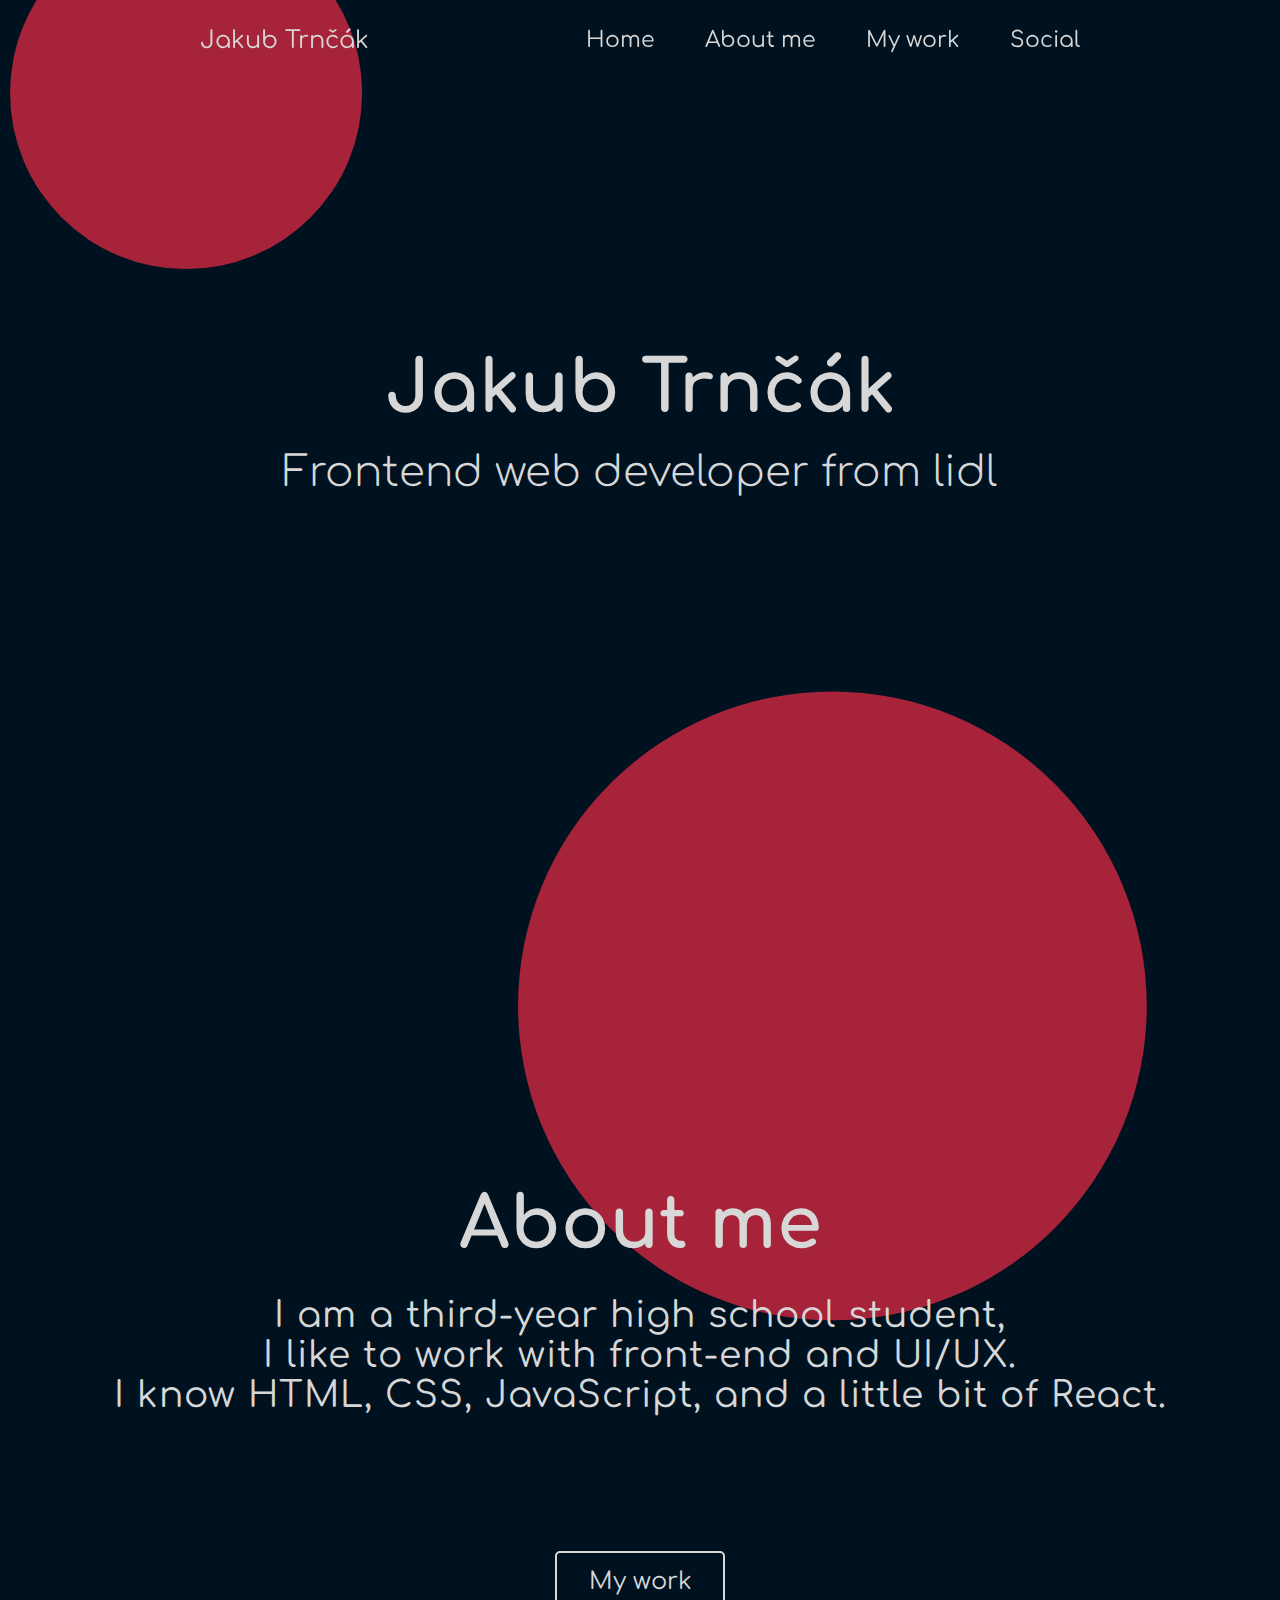
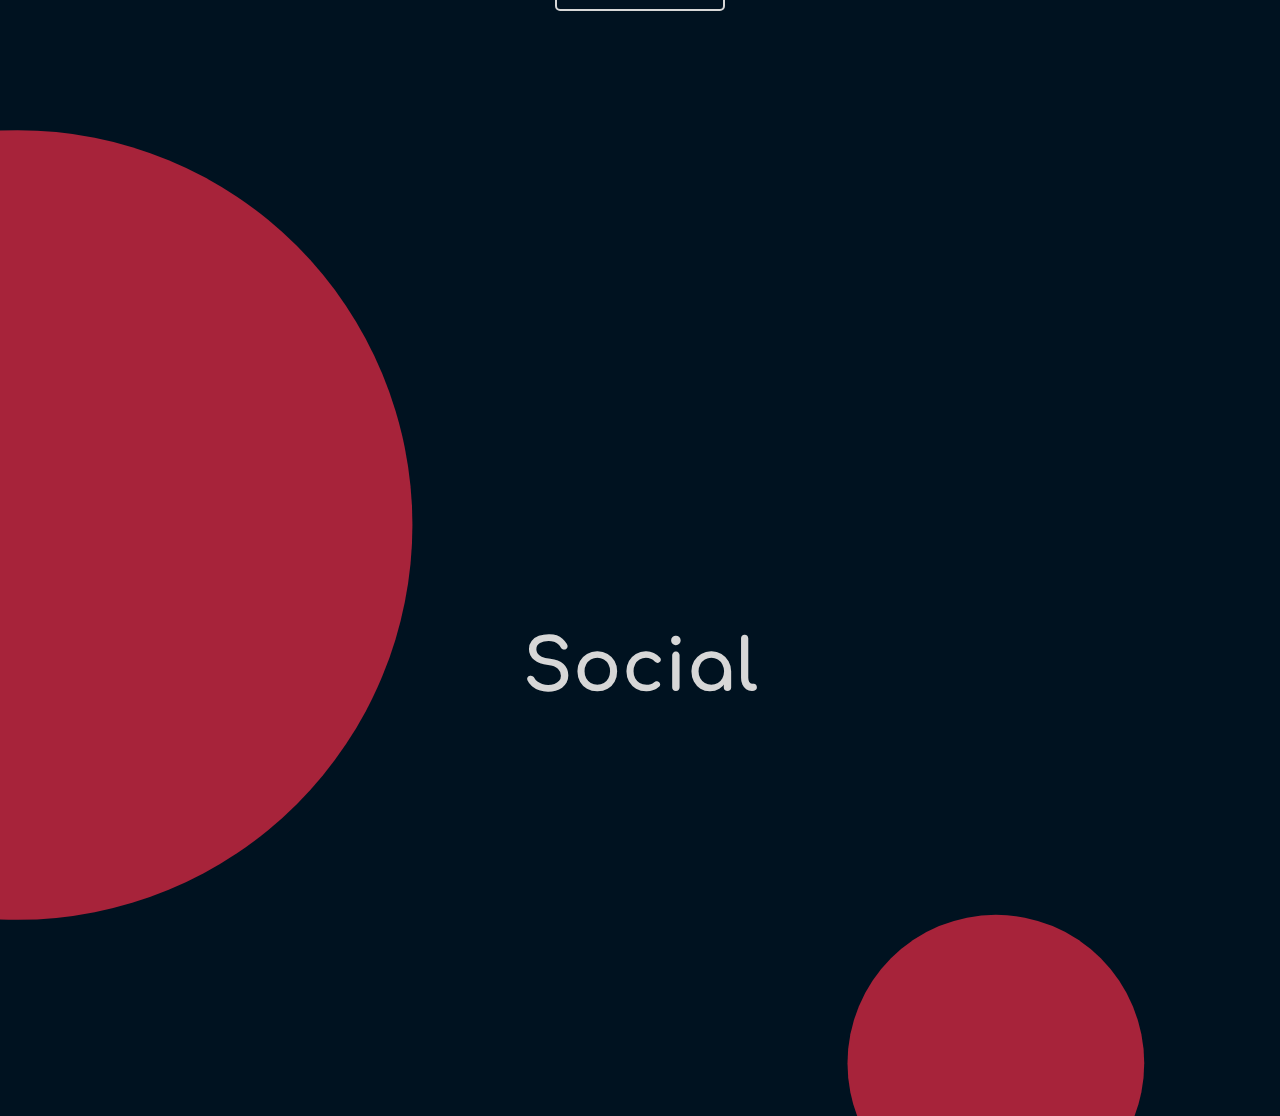
<file: index.html>
<!DOCTYPE html>
<html lang="en">
<head>
    <meta charset="UTF-8">
    <meta http-equiv="X-UA-Compatible" content="IE=edge">
    <meta name="viewport" content="width=device-width, initial-scale=1.0">
    <link rel="stylesheet" href="styles/index.css">
    <link rel="shortcut icon" href="/images/favicon-suitcase.ico" type="image/x-icon">
    <link rel="stylesheet" href="https://cdnjs.cloudflare.com/ajax/libs/font-awesome/6.2.0/css/all.min.css" integrity="sha512-xh6O/CkQoPOWDdYTDqeRdPCVd1SpvCA9XXcUnZS2FmJNp1coAFzvtCN9BmamE+4aHK8yyUHUSCcJHgXloTyT2A==" crossorigin="anonymous" referrerpolicy="no-referrer" />
    <title>My portfolio</title>
</head>
<body>
    
    <section id="sec-1">
        
        <nav id="navigation">
            <div id="header-menu">
                <header id="nameHeader">Jakub Trnčák</header>
                <button id="menuButton"><i class="fa-solid fa-bars"></i></button>
            </div>
            
            <div id="menu">
                <a href="#sec-1" id="homeButton">Home</a>
                <a href="#sec-2" id="aboutButton">About me</a>
                <a href="/pages/myWork.html">My work</a>
                <a href="#sec-3" id="socialButton">Social</a>
            </div>
        </nav>

        <h2 id="mainPageHeader">Jakub Trnčák</h2>
        <h3 id="mainPageInfo">Frontend web developer from lidl</h3>

        <a href="#sec-2" id="nextSection"><i class="fa-solid fa-arrow-down"></i></a>

    </section>

    <section id="sec-2">
        <h2 id="mainPageHeader">About me</h2>
        <h3 id="nextPageInfo">I am a third-year high school student,<br>I like to work with front-end and UI/UX.<br>I know HTML, CSS, JavaScript, and a little bit of React.</h3>
        <a href="pages/myWork.html"><button id="nextButton">My work</button></a>
    </section>

    <section id="sec-3">
        <h2 id="mainPageHeader">Social</h2>
        <div id="thirdPageInfo">
            <a class="links" href="https://twitter.com/Orange4Broom" target="_blank" rel="noreferrer"><i class="fa-brands fa-twitter"></i></a>
            <a class="links" href="https://github.com/Orange4Broom" target="_blank" rel="noreferrer"><i class="fa-brands fa-square-github"></i></a>
            <a class="links" href="https://www.instagram.com/_jen_kuba_" target="_blank" rel="noreferrer"><i class="fa-brands fa-instagram"></i></a>
            <a class="links" href="https://discord.com/users/519971592076394531" target="_blank" rel="noreferrer"><i class="fa-brands fa-discord"></i> </a>
        </div>
    </section>
    

    <script src="/scripts/script.js"></script>
</body>
</html>
</file>
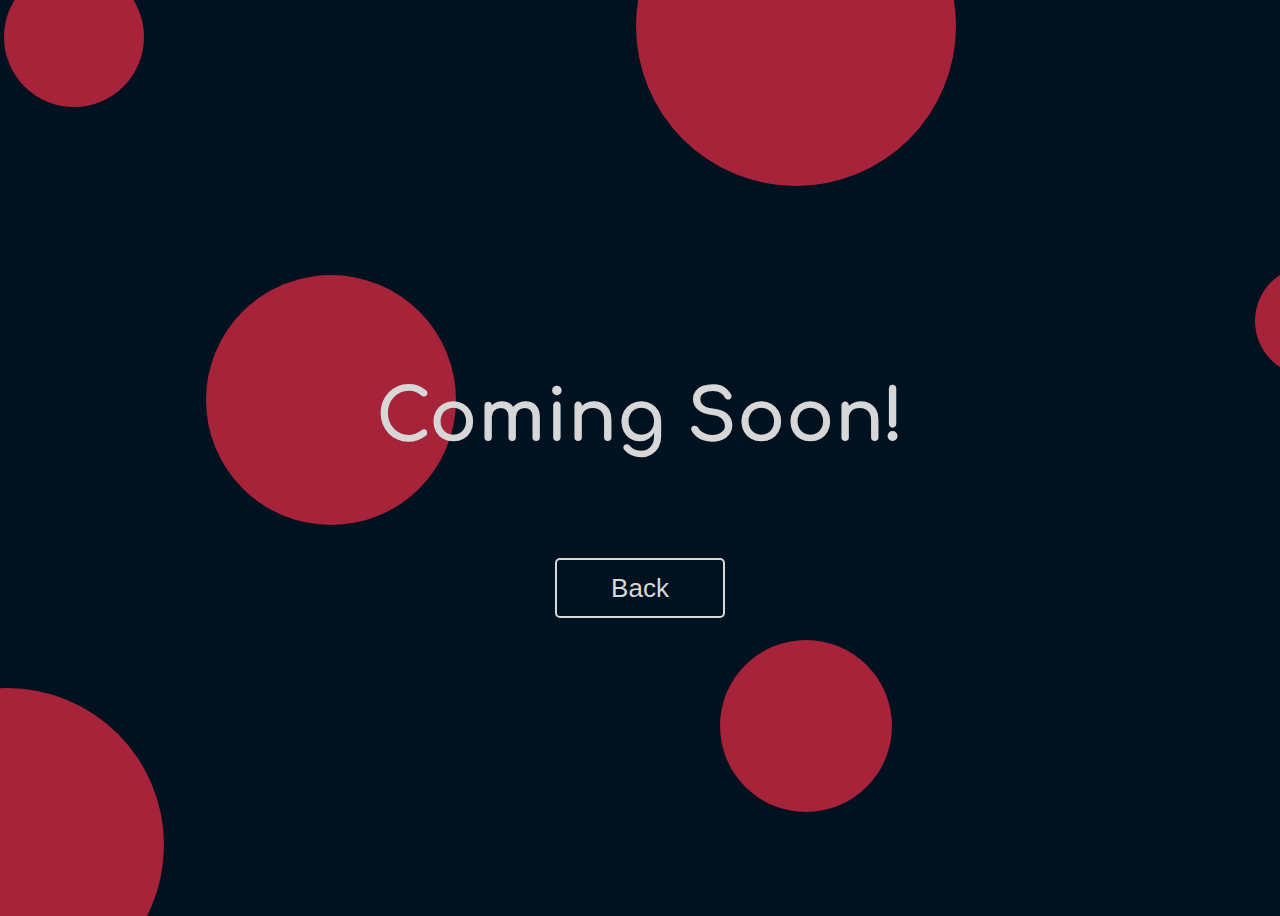
<file: pages/comingSoon.html>
<!DOCTYPE html>
<html lang="en">
<head>
    <meta charset="UTF-8">
    <meta http-equiv="X-UA-Compatible" content="IE=edge">
    <meta name="viewport" content="width=device-width, initial-scale=1.0">
    <link rel="stylesheet" href="/styles/comingSoon.css">
    <title>Coming Soon!</title>
</head>
<body>

    <section id="sec-1">
        <h2 id="comingSoonHeader">Coming Soon!</h2>
        <a href="/index.html"><button id="backButton">Back<span></span></button></a>
    </section>
    
</body>
</html>
</file>
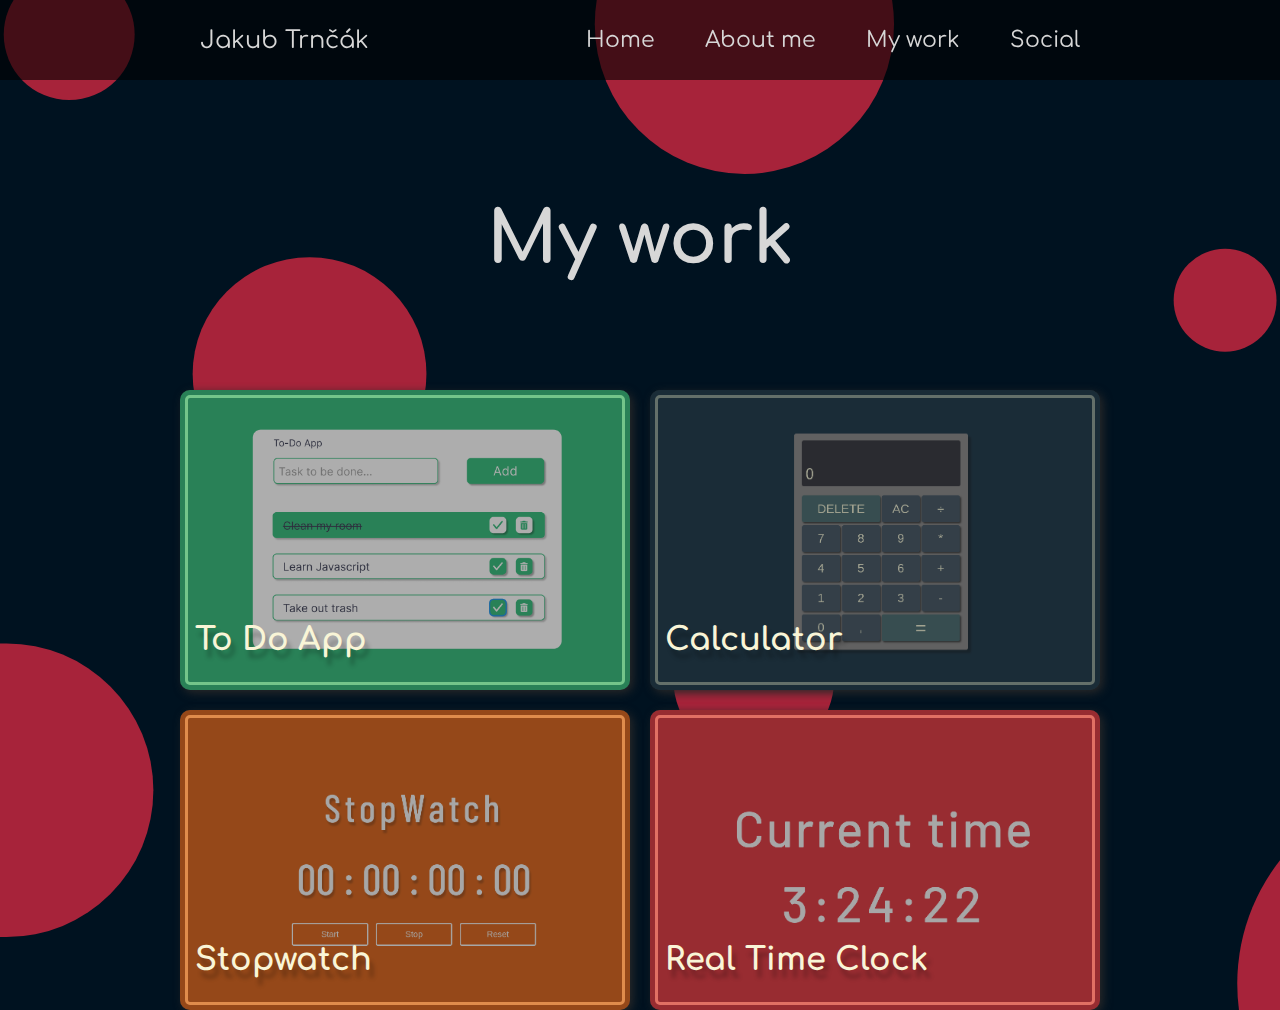
<file: pages/myWork.html>
<!DOCTYPE html>
<html lang="en">
<head>
    <meta charset="UTF-8">
    <meta http-equiv="X-UA-Compatible" content="IE=edge">
    <meta name="viewport" content="width=device-width, initial-scale=1.0">
    <link rel="stylesheet" href="../styles/myWork.css">
    <link rel="shortcut icon" href="/images/favicon-suitcase.ico" type="image/x-icon">
    <link rel="stylesheet" href="https://cdnjs.cloudflare.com/ajax/libs/font-awesome/6.2.0/css/all.min.css" integrity="sha512-xh6O/CkQoPOWDdYTDqeRdPCVd1SpvCA9XXcUnZS2FmJNp1coAFzvtCN9BmamE+4aHK8yyUHUSCcJHgXloTyT2A==" crossorigin="anonymous" referrerpolicy="no-referrer" />
    <title>My portfolio</title>
</head>
<body>
    
    <section id="sec-1">
        
        <nav id="navigation">
            <div id="header-menu">
                <header id="nameHeader">Jakub Trnčák</header>
                <button id="menuButton"><i class="fa-solid fa-bars"></i></button>
            </div>
            
            <div id="menu">
                <a href="../index.html#sec-1" id="homeButton">Home</a>
                <a href="../index.html#sec-2" id="aboutButton">About me</a>
                <a href="/pages/myWork.html">My work</a>
                <a href="../index.html#sec-3" id="socialButton">Social</a>
            </div>
        </nav>

        <h2 id="mainPageHeader">My work</h2>

        <div id="workSpace">

            <div id="about-image" class="container">
                <a href="#">
                    <div class="card">
                        <img src="../images/todoapp.png" alt="code.img" class="card-image">
                        <h3 class="card-title">To Do App</h3>
                    </div>
                </a>
            </div>

            <div id="about-image" class="container">
                <a href="#">
                    <div class="card">
                        <img src="../images/calculator.png" alt="code.img" class="card-image">
                        <h3 class="card-title">Calculator</h3>
                    </div>
                </a>
            </div>

            <div id="about-image" class="container">
                <a href="#">
                    <div class="card">
                        <img src="../images/stopwatch.png" alt="code.img" class="card-image">
                        <h3 class="card-title">Stopwatch</h3>
                    </div>
                </a>
            </div>

            <div id="about-image" class="container">
                <a href="#">
                    <div class="card">
                        <img src="../images/realtime.png" alt="code.img" class="card-image">
                        <h3 class="card-title">Real Time Clock</h3>
                    </div>
                </a>
            </div>

        </div>

    </section>
    

    <script src="../scripts/script.js"></script>
</body>
</html>
</file>
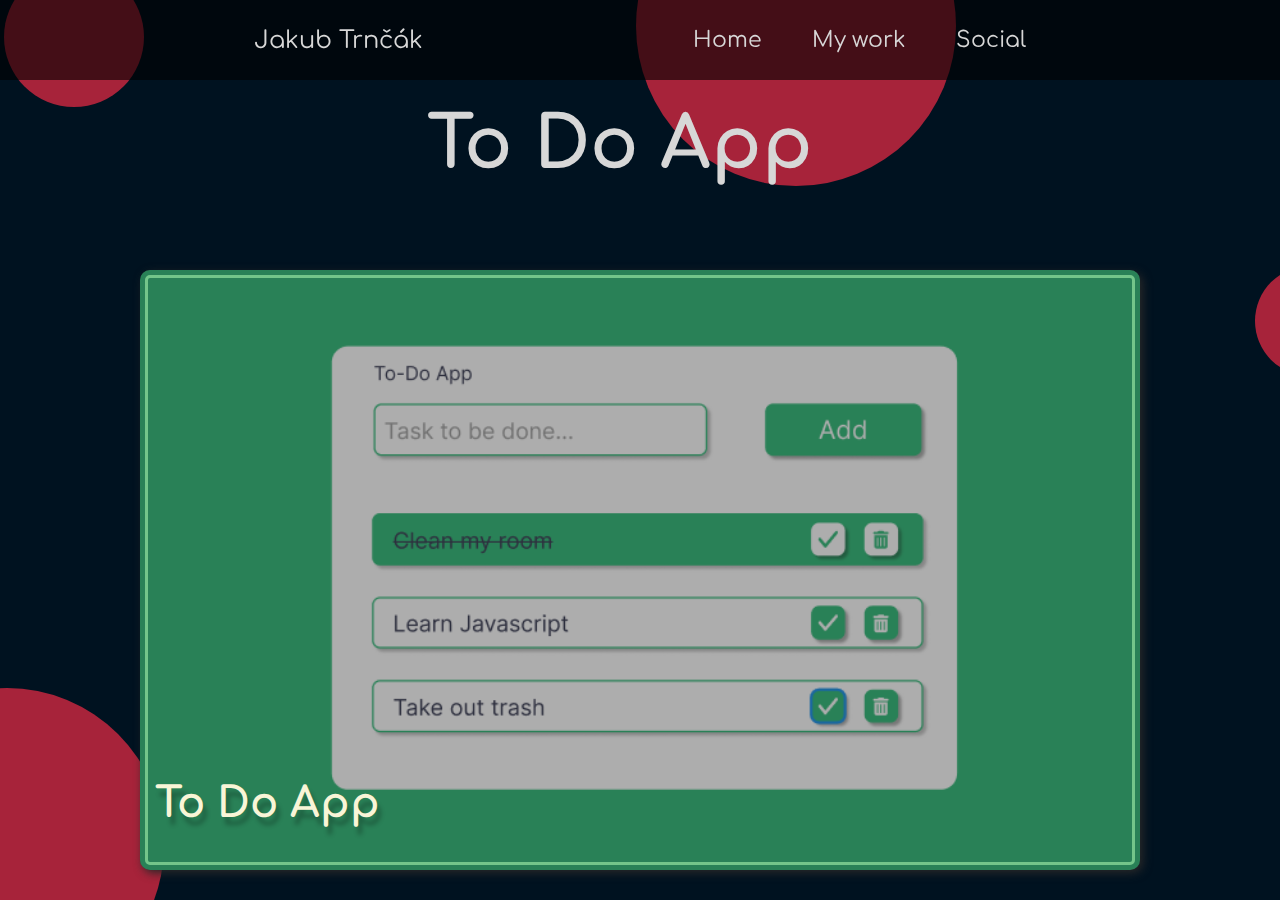
<file: pages/ToDoApp.html>
<!DOCTYPE html>
<html lang="en">
<head>
    <meta charset="UTF-8">
    <meta http-equiv="X-UA-Compatible" content="IE=edge">
    <meta name="viewport" content="width=device-width, initial-scale=1.0">
    <link rel="shortcut icon" href="/images/favicon-suitcase.ico" type="image/x-icon">
    <link rel="stylesheet" href="https://cdnjs.cloudflare.com/ajax/libs/font-awesome/6.2.0/css/all.min.css" integrity="sha512-xh6O/CkQoPOWDdYTDqeRdPCVd1SpvCA9XXcUnZS2FmJNp1coAFzvtCN9BmamE+4aHK8yyUHUSCcJHgXloTyT2A==" crossorigin="anonymous" referrerpolicy="no-referrer" />
    <link rel="stylesheet" href="/styles/workShow.css">
    <title>To Do App</title>
</head>
<body>

    <section id="sec-1">
        <nav id="navigation">
            <div id="header-menu">
                <header id="nameHeader">Jakub Trnčák</header>
                <button id="menuButton" class="menuButton" onclick="document.querySelector('#menu').classList.toggle('closed');"><i class="fa-solid fa-bars"></i></button>
            </div>
            
            <div id="menu" class="menu closed">
                <a href="../index.html#sec-1" id="homeButton" class="menuButton" onclick="document.querySelector('#menu').classList.toggle('closed');">Home</a>
                <a href="myWork.html" id="aboutButton" class="menuButton" onclick="document.querySelector('#menu').classList.toggle('closed');">My work</a>
                <a href="../index.html#sec-3" id="socialButton" class="menuButton" onclick="document.querySelector('#menu').classList.toggle('closed');">Social</a>
            </div>
        </nav>

        <div id="headerBox">
            <h2 id="mainPageHeader">To Do App</h2>
            <a class="links" href="https://github.com/Orange4Broom/To-Do-App-DOM-v.2.git" target="_blank" rel="noreferrer"><i class="fa-brands fa-square-github"></i></a>
        </div>
            

        <div id="about-image" class="container">
            <a href="https://github.com/Orange4Broom/To-Do-App-DOM-v.2.git" target="_blank" rel="noreferrer">
                <div class="card">
                    <img src="../images/todoapp.png" alt="code.img" class="card-image">
                    <h3 class="card-title">To Do App</h3>
                </div>
            </a>
        </div>

    </section>
    
</body>
</html>
</file>
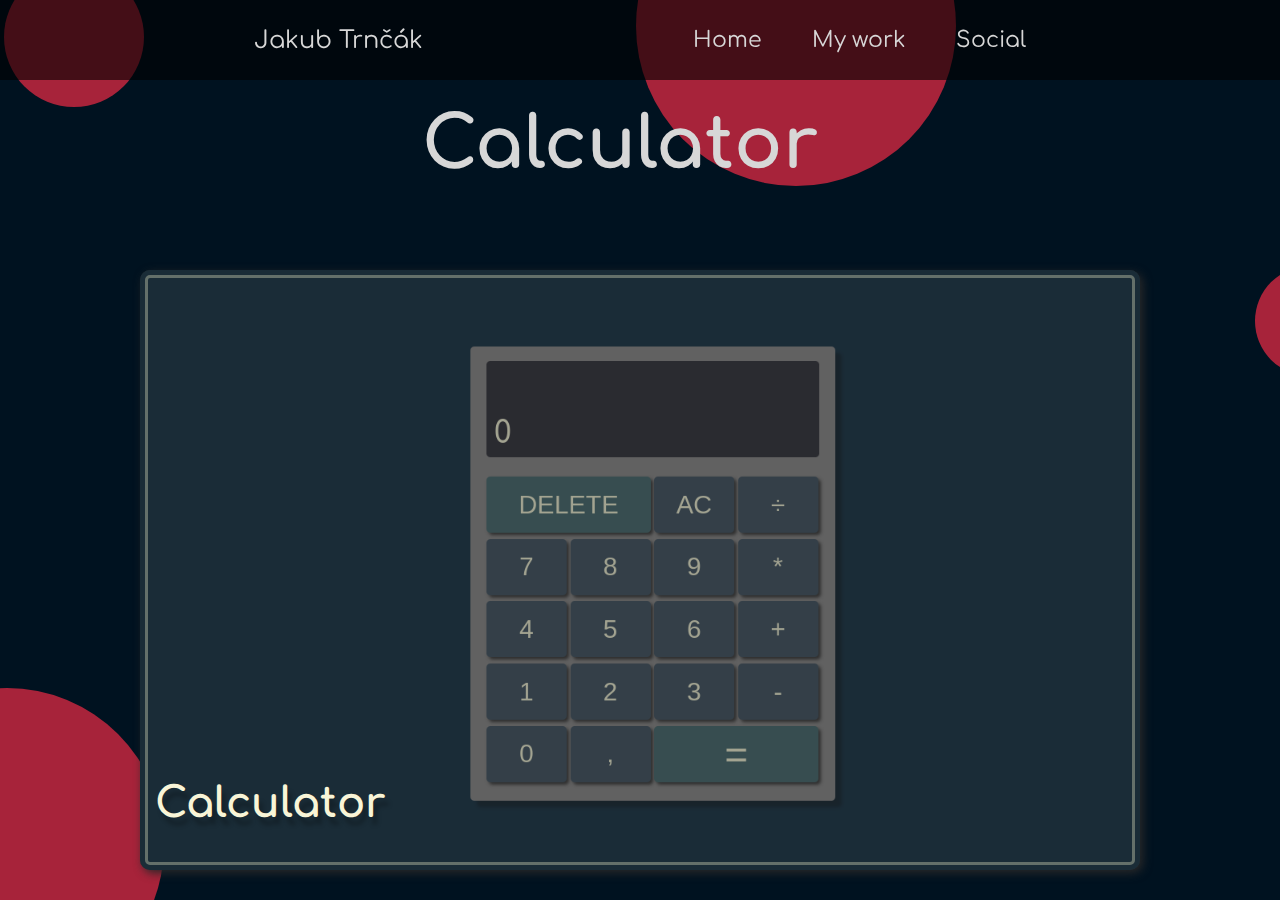
<file: pages/projects/Calculator.html>
<!DOCTYPE html>
<html lang="en">
<head>
    <meta charset="UTF-8">
    <meta http-equiv="X-UA-Compatible" content="IE=edge">
    <meta name="viewport" content="width=device-width, initial-scale=1.0">
    <link rel="shortcut icon" href="/images/favicon-suitcase.ico" type="image/x-icon">
    <link rel="stylesheet" href="https://cdnjs.cloudflare.com/ajax/libs/font-awesome/6.2.0/css/all.min.css" integrity="sha512-xh6O/CkQoPOWDdYTDqeRdPCVd1SpvCA9XXcUnZS2FmJNp1coAFzvtCN9BmamE+4aHK8yyUHUSCcJHgXloTyT2A==" crossorigin="anonymous" referrerpolicy="no-referrer" />
    <link rel="stylesheet" href="/styles/workShow.css">
    <title>To Do App</title>
</head>
<body>

    <section id="sec-1">
        <nav id="navigation">
            <div id="header-menu">
                <header id="nameHeader">Jakub Trnčák</header>
                <button id="menuButton" class="menuButton" onclick="document.querySelector('#menu').classList.toggle('closed');"><i class="fa-solid fa-bars"></i></button>
            </div>
            
            <div id="menu" class="menu closed">
                <a href="../../index.html#sec-1" id="homeButton" class="menuButton" onclick="document.querySelector('#menu').classList.toggle('closed');">Home</a>
                <a href="../myWork.html" id="aboutButton" class="menuButton" onclick="document.querySelector('#menu').classList.toggle('closed');">My work</a>
                <a href="../../index.html#sec-3" id="socialButton" class="menuButton" onclick="document.querySelector('#menu').classList.toggle('closed');">Social</a>
            </div>
        </nav>

        <div id="headerBox">
            <h2 id="mainPageHeader">Calculator</h2>
            <a class="links calculator" href="https://github.com/Orange4Broom/Javascript-Calculator.git" target="_blank" rel="noreferrer"><i class="fa-brands fa-square-github"></i></a>
        </div>
            

        <div id="about-image" class="container">
            <a href="https://github.com/Orange4Broom/Javascript-Calculator.git" target="_blank" rel="noreferrer">
                <div class="card">
                    <img src="../../images/calculator.png" alt="code.img" class="card-image">
                    <h3 class="card-title">Calculator</h3>
                </div>
            </a>
        </div>

    </section>
    
</body>
</html>
</file>
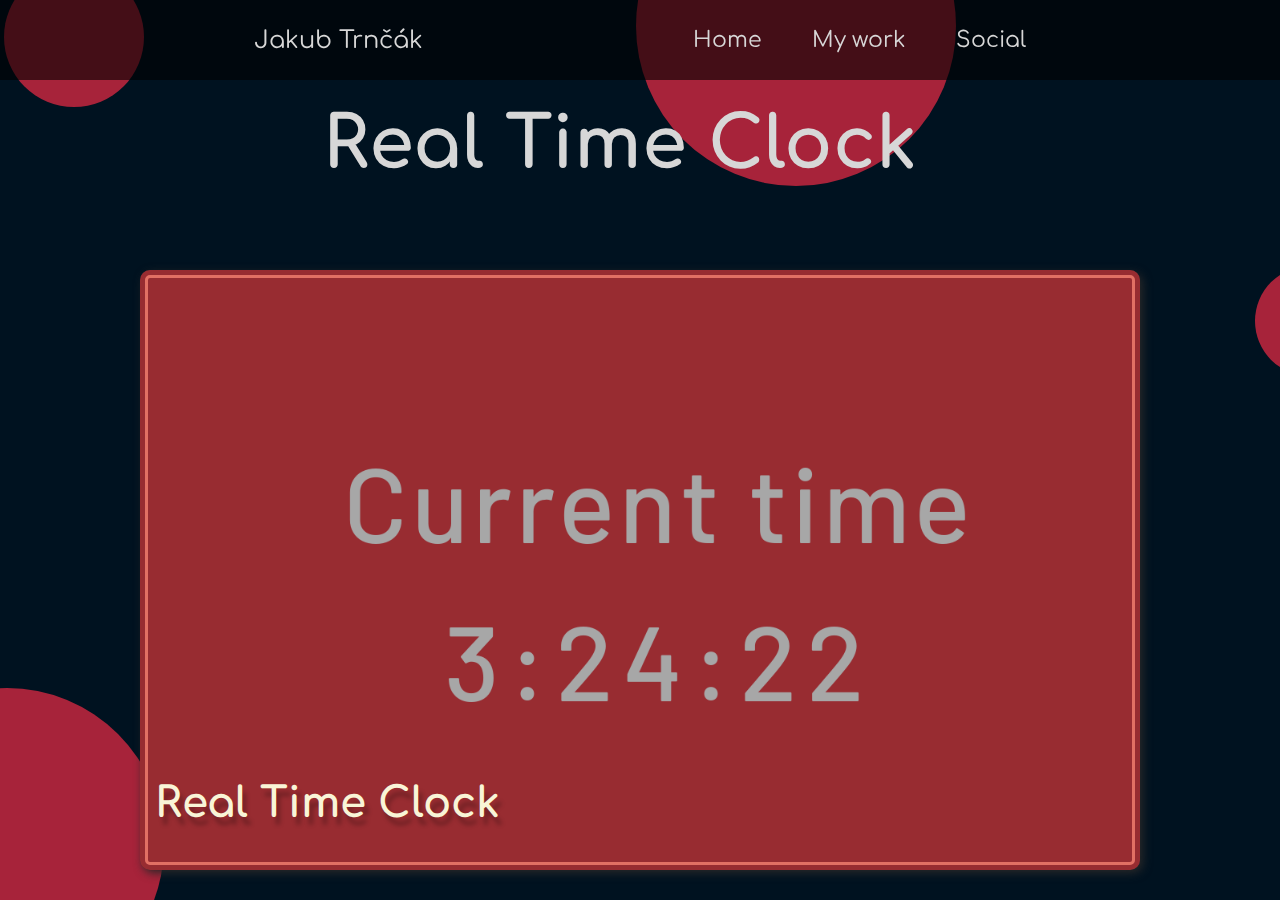
<file: pages/projects/RealTime.html>
<!DOCTYPE html>
<html lang="en">
<head>
    <meta charset="UTF-8">
    <meta http-equiv="X-UA-Compatible" content="IE=edge">
    <meta name="viewport" content="width=device-width, initial-scale=1.0">
    <link rel="shortcut icon" href="/images/favicon-suitcase.ico" type="image/x-icon">
    <link rel="stylesheet" href="https://cdnjs.cloudflare.com/ajax/libs/font-awesome/6.2.0/css/all.min.css" integrity="sha512-xh6O/CkQoPOWDdYTDqeRdPCVd1SpvCA9XXcUnZS2FmJNp1coAFzvtCN9BmamE+4aHK8yyUHUSCcJHgXloTyT2A==" crossorigin="anonymous" referrerpolicy="no-referrer" />
    <link rel="stylesheet" href="/styles/workShow.css">
    <title>To Do App</title>
</head>
<body>

    <section id="sec-1">
        <nav id="navigation">
            <div id="header-menu">
                <header id="nameHeader">Jakub Trnčák</header>
                <button id="menuButton" class="menuButton" onclick="document.querySelector('#menu').classList.toggle('closed');"><i class="fa-solid fa-bars"></i></button>
            </div>
            
            <div id="menu" class="menu closed">
                <a href="../../index.html#sec-1" id="homeButton" class="menuButton" onclick="document.querySelector('#menu').classList.toggle('closed');">Home</a>
                <a href="../myWork.html" id="aboutButton" class="menuButton" onclick="document.querySelector('#menu').classList.toggle('closed');">My work</a>
                <a href="../../index.html#sec-3" id="socialButton" class="menuButton" onclick="document.querySelector('#menu').classList.toggle('closed');">Social</a>
            </div>
        </nav>

        <div id="headerBox">
            <h2 id="mainPageHeader">Real Time Clock</h2>
            <a class="links realtime" href="https://github.com/Orange4Broom/Javascript-Real-Time-Clock.git" target="_blank" rel="noreferrer"><i class="fa-brands fa-square-github"></i></a>
        </div>
            

        <div id="about-image" class="container">
            <a href="https://github.com/Orange4Broom/Javascript-Real-Time-Clock.git" target="_blank" rel="noreferrer">
                <div class="card">
                    <img src="../../images/realtime.png" alt="code.img" class="card-image">
                    <h3 class="card-title">Real Time Clock</h3>
                </div>
            </a>
        </div>

    </section>
    
</body>
</html>
</file>
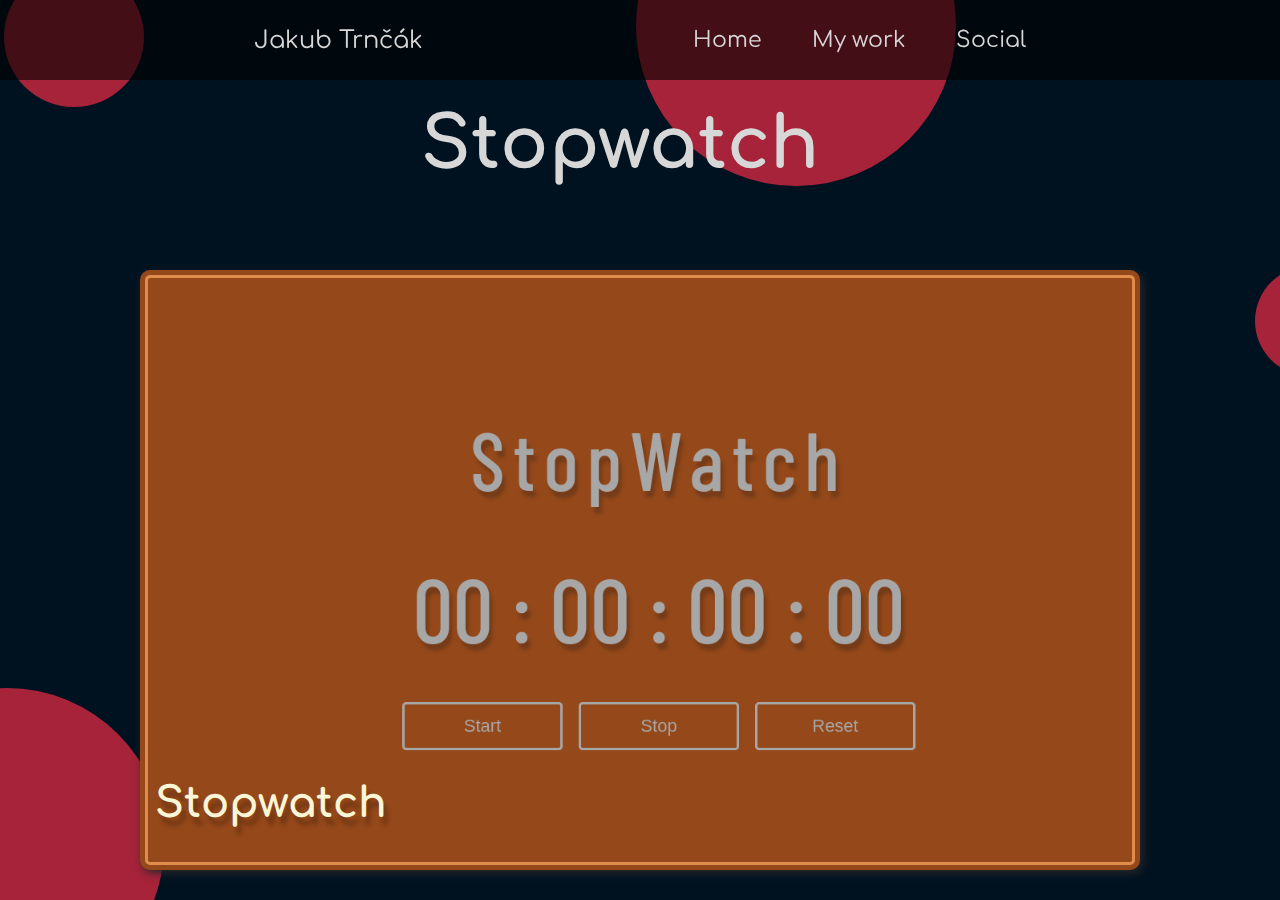
<file: pages/projects/Stopwatch.html>
<!DOCTYPE html>
<html lang="en">
<head>
    <meta charset="UTF-8">
    <meta http-equiv="X-UA-Compatible" content="IE=edge">
    <meta name="viewport" content="width=device-width, initial-scale=1.0">
    <link rel="shortcut icon" href="/images/favicon-suitcase.ico" type="image/x-icon">
    <link rel="stylesheet" href="https://cdnjs.cloudflare.com/ajax/libs/font-awesome/6.2.0/css/all.min.css" integrity="sha512-xh6O/CkQoPOWDdYTDqeRdPCVd1SpvCA9XXcUnZS2FmJNp1coAFzvtCN9BmamE+4aHK8yyUHUSCcJHgXloTyT2A==" crossorigin="anonymous" referrerpolicy="no-referrer" />
    <link rel="stylesheet" href="/styles/workShow.css">
    <title>To Do App</title>
</head>
<body>

    <section id="sec-1">
        <nav id="navigation">
            <div id="header-menu">
                <header id="nameHeader">Jakub Trnčák</header>
                <button id="menuButton" class="menuButton" onclick="document.querySelector('#menu').classList.toggle('closed');"><i class="fa-solid fa-bars"></i></button>
            </div>
            
            <div id="menu" class="menu closed">
                <a href="../../index.html#sec-1" id="homeButton" class="menuButton" onclick="document.querySelector('#menu').classList.toggle('closed');">Home</a>
                <a href="../myWork.html" id="aboutButton" class="menuButton" onclick="document.querySelector('#menu').classList.toggle('closed');">My work</a>
                <a href="../../index.html#sec-3" id="socialButton" class="menuButton" onclick="document.querySelector('#menu').classList.toggle('closed');">Social</a>
            </div>
        </nav>

        <div id="headerBox">
            <h2 id="mainPageHeader">Stopwatch</h2>
            <a class="links stopwatch" href="https://github.com/Orange4Broom/Javascript-Stopwatch.git" target="_blank" rel="noreferrer"><i class="fa-brands fa-square-github"></i></a>
        </div>
            

        <div id="about-image" class="container">
            <a href="https://github.com/Orange4Broom/Javascript-Stopwatch.git" target="_blank" rel="noreferrer">
                <div class="card">
                    <img src="../../images/stopwatch.png" alt="code.img" class="card-image">
                    <h3 class="card-title">Stopwatch</h3>
                </div>
            </a>
        </div>

    </section>
    
</body>
</html>
</file>
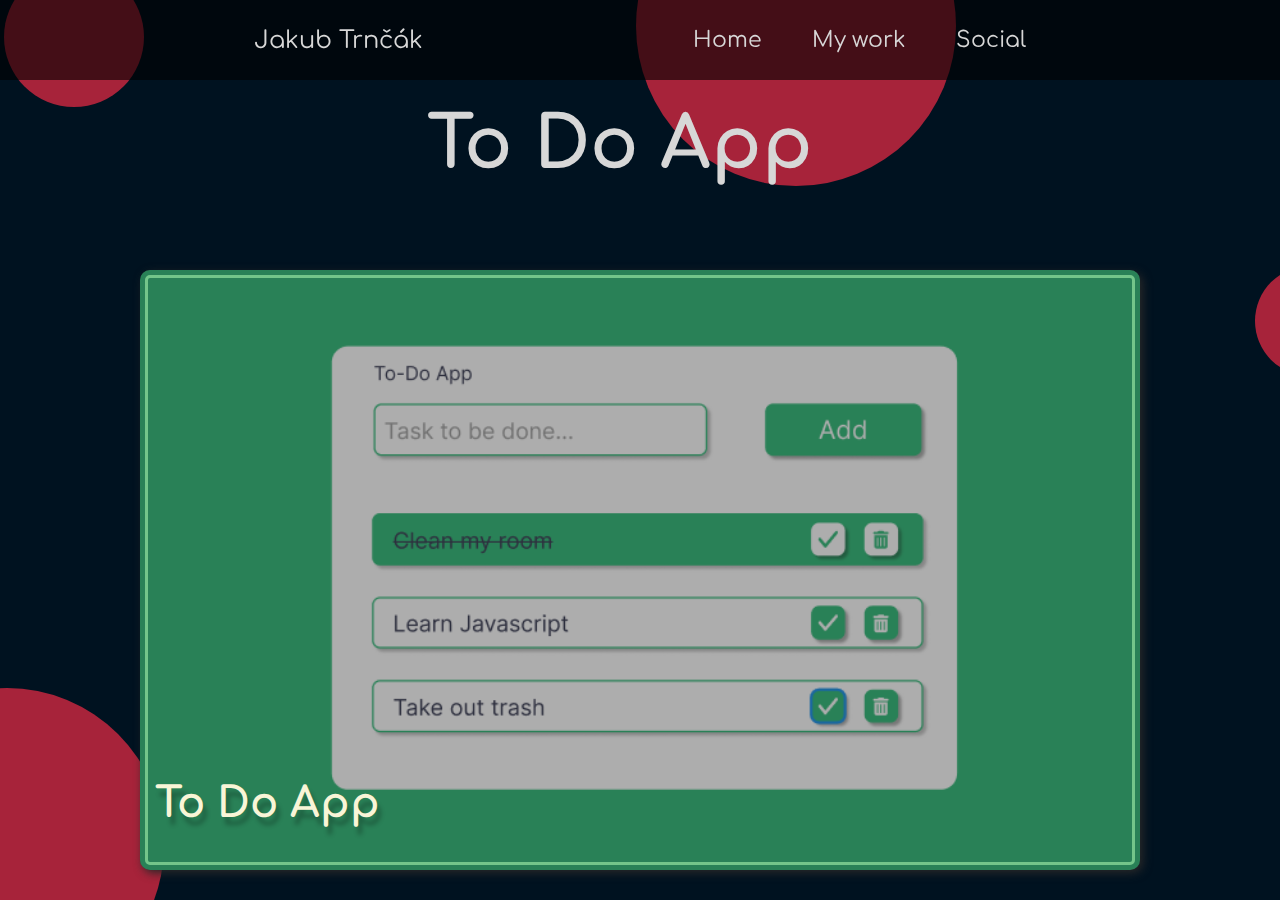
<file: pages/projects/ToDoApp.html>
<!DOCTYPE html>
<html lang="en">
<head>
    <meta charset="UTF-8">
    <meta http-equiv="X-UA-Compatible" content="IE=edge">
    <meta name="viewport" content="width=device-width, initial-scale=1.0">
    <link rel="shortcut icon" href="/images/favicon-suitcase.ico" type="image/x-icon">
    <link rel="stylesheet" href="https://cdnjs.cloudflare.com/ajax/libs/font-awesome/6.2.0/css/all.min.css" integrity="sha512-xh6O/CkQoPOWDdYTDqeRdPCVd1SpvCA9XXcUnZS2FmJNp1coAFzvtCN9BmamE+4aHK8yyUHUSCcJHgXloTyT2A==" crossorigin="anonymous" referrerpolicy="no-referrer" />
    <link rel="stylesheet" href="/styles/workShow.css">
    <title>To Do App</title>
</head>
<body>

    <section id="sec-1">
        <nav id="navigation">
            <div id="header-menu">
                <header id="nameHeader">Jakub Trnčák</header>
                <button id="menuButton" class="menuButton" onclick="document.querySelector('#menu').classList.toggle('closed');"><i class="fa-solid fa-bars"></i></button>
            </div>
            
            <div id="menu" class="menu closed">
                <a href="../../index.html#sec-1" id="homeButton" class="menuButton" onclick="document.querySelector('#menu').classList.toggle('closed');">Home</a>
                <a href="../myWork.html" id="aboutButton" class="menuButton" onclick="document.querySelector('#menu').classList.toggle('closed');">My work</a>
                <a href="../../index.html#sec-3" id="socialButton" class="menuButton" onclick="document.querySelector('#menu').classList.toggle('closed');">Social</a>
            </div>
        </nav>

        <div id="headerBox">
            <h2 id="mainPageHeader">To Do App</h2>
            <a class="links todoapp" href="https://github.com/Orange4Broom/To-Do-App-DOM-v.2.git" target="_blank" rel="noreferrer"><i class="fa-brands fa-square-github"></i></a>
        </div>
            

        <div id="about-image" class="container">
            <a href="https://github.com/Orange4Broom/To-Do-App-DOM-v.2.git" target="_blank" rel="noreferrer">
                <div class="card">
                    <img src="../../images/todoapp.png" alt="code.img" class="card-image">
                    <h3 class="card-title">To Do App</h3>
                </div>
            </a>
        </div>

    </section>
    
</body>
</html>
</file>
<file: styles/index.css>
@import url("https://fonts.googleapis.com/css2?family=Comfortaa:wght@300;400;500;600;700&display=swap");
:root {
  font-family: "Comfortaa", cursive;
  scroll-behavior: smooth;
}

* {
  scrollbar-width: auto;
  scrollbar-color: #A7233A #001220;
}

*::-webkit-scrollbar {
  width: 2px;
}

*::-webkit-scrollbar-track {
  background: #001220;
}

*::-webkit-scrollbar-thumb {
  background-color: #A7233A;
  border-radius: 10px;
  border: 3px solid none;
}

body {
  display: flex;
  flex-direction: column;
  justify-content: center;
  align-items: center;
  background-image: url(/images/bubbles.svg);
  background-size: cover;
}

section {
  height: 100vh;
  width: 100%;
}

#sec-1 {
  display: flex;
  flex-direction: column;
  justify-content: center;
  align-items: center;
  min-height: 750px;
}

#navigation {
  position: fixed;
  display: flex;
  flex-direction: row;
  justify-content: space-evenly;
  align-items: center;
  top: 0;
  left: 0;
  min-width: 650px;
  height: 80px;
  width: 100%;
  transition: 0.6s;
  color: rgb(215, 215, 215);
  cursor: default;
}

.sticky {
  background-color: rgba(0, 0, 0, 0.5921568627);
}

#header-menu {
  display: flex;
  flex-direction: row;
  justify-content: space-evenly;
  align-items: center;
  height: auto;
}

#nameHeader {
  font-size: 24px;
  margin: 0;
  height: auto;
}

#menuButton {
  visibility: hidden;
}

#menu {
  display: flex;
  justify-content: center;
  align-items: center;
  gap: 50px;
}

#menu a {
  font-size: 22px;
  color: rgb(215, 215, 215);
  text-decoration: none;
}

#menu a:hover {
  -webkit-text-decoration: 2px underline rgb(215, 215, 215);
          text-decoration: 2px underline rgb(215, 215, 215);
}

#mainPageHeader {
  margin: 80px 0 0 0;
  max-width: 750px;
  font-size: 72px;
  color: rgb(215, 215, 215);
}

#mainPageInfo {
  margin-top: 20px;
  max-width: 750px;
  font-weight: 300;
  font-size: 42px;
  color: rgb(215, 215, 215);
}

#nextSection {
  margin: 30px 0 80px 0;
  border: none;
  font-size: 32px;
  color: rgb(215, 215, 215);
  background: none;
}

#nextSection:hover {
  transition: 0.3s;
  scale: 120%;
  color: #A7233A;
}

#nextSection:active {
  color: #661220;
}

#nextPageInfo {
  margin-top: 30px;
  max-width: 1100px;
  text-align: center;
  letter-spacing: 1px;
  font-weight: 400;
  font-size: 36px;
  color: rgb(215, 215, 215);
}

#sec-2 {
  display: flex;
  flex-direction: column;
  justify-content: center;
  align-items: center;
  min-height: 750px;
}

#nextButton {
  margin-top: 100px;
  height: 60px;
  width: 170px;
  border: 2px solid rgb(215, 215, 215);
  border-radius: 5px;
  font-family: "Comfortaa", cursive;
  font-size: 24px;
  text-decoration: none;
  color: rgb(215, 215, 215);
  transition: 0.3s;
  background: none;
}

#nextButton:hover {
  cursor: pointer;
  color: #001220;
  background-color: rgb(215, 215, 215);
}

#sec-3 {
  display: flex;
  flex-direction: column;
  justify-content: center;
  align-items: center;
  min-height: 750px;
}

#thirdPageInfo {
  display: flex;
  flex-direction: row;
  justify-content: center;
  align-items: center;
  gap: 60px;
  max-width: 750px;
  margin-top: 60px;
}

.links {
  font-size: 82px;
  margin-left: 10px;
  color: rgb(215, 215, 215);
}

.links:hover {
  scale: 110%;
  transition: 0.2s;
  color: #A7233A;
}

.links:active {
  color: #661220;
}

#sec-4 {
  display: flex;
  flex-direction: column;
  justify-content: center;
  align-items: center;
  min-height: 750px;
  overflow: hidden;
}

@media (max-width: 700px) {
  #navigation {
    display: flex;
    flex-direction: column;
    justify-content: center;
    align-items: center;
    height: auto;
    min-width: unset;
    background-color: rgba(0, 0, 0, 0.5921568627);
  }
  #header-menu {
    width: 100%;
    margin: 40px 0 40px;
  }
  #menuButton {
    visibility: visible;
    border: none;
    font-size: 28px;
    color: rgb(215, 215, 215);
    background: none;
  }
  #mainPageHeader {
    margin-top: 40px;
  }
  #nextPage {
    margin-top: 60px;
  }
  #nextPageInfo {
    margin-top: 30px;
    max-width: 1100px;
    text-align: start;
    letter-spacing: 1px;
    font-weight: lighter;
    font-size: 30px;
    color: rgb(215, 215, 215);
  }
  #menu {
    gap: 30px;
  }
  .menu {
    display: flex;
    flex-direction: column;
    justify-content: center;
    align-items: center;
    max-height: 150px;
    padding-bottom: 40px;
    transition-property: all;
    transition-duration: 1s;
    transition-timing-function: cubic-bezier(0, 1, 0.5, 1);
  }
  .menu.closed {
    position: fixed;
    max-height: 0px;
    height: 0px;
    visibility: hidden;
  }
  #thirdPageInfo {
    gap: 20px;
  }
  .links {
    font-size: 62px;
  }
  .links:hover {
    scale: 110%;
    transition: 0.4s;
    color: #661220;
  }
  #nextButton {
    margin-top: 30px;
  }
}/*# sourceMappingURL=index.css.map */
</file>
<file: styles/comingSoon.css>
@import url("https://fonts.googleapis.com/css2?family=Comfortaa:wght@300;400;500;600;700&display=swap");
:root {
  font-family: "Comfortaa", cursive;
  scroll-behavior: smooth;
}

* {
  scrollbar-width: auto;
  scrollbar-color: #A7233A #001220;
}

*::-webkit-scrollbar {
  width: 2px;
}

*::-webkit-scrollbar-track {
  background: #001220;
}

*::-webkit-scrollbar-thumb {
  background-color: #A7233A;
  border-radius: 10px;
  border: 3px solid none;
}

body {
  display: flex;
  flex-direction: column;
  justify-content: center;
  align-items: center;
  overflow: hidden;
  background-image: url(/images/bubbles.svg);
  background-size: auto;
}

section {
  height: 100vh;
  width: 100%;
}

#sec-1 {
  display: flex;
  flex-direction: column;
  justify-content: center;
  align-items: center;
  min-height: 750px;
}

#comingSoonHeader {
  margin: 80px 0 0 0;
  max-width: 750px;
  font-size: 72px;
  width: auto;
  color: rgb(215, 215, 215);
}

#backButton {
  margin-top: 100px;
  height: 60px;
  width: 170px;
  border: 2px solid rgb(215, 215, 215);
  border-radius: 5px;
  font-size: 26px;
  text-decoration: none;
  color: rgb(215, 215, 215);
  transition: 0.3s;
  background: none;
}

#backButton:hover {
  cursor: pointer;
  color: #001220;
  background-color: rgb(215, 215, 215);
}/*# sourceMappingURL=comingSoon.css.map */
</file>
<file: styles/myWork.css>
@import url("https://fonts.googleapis.com/css2?family=Comfortaa:wght@300;400;500;600;700&display=swap");
:root {
  font-family: "Comfortaa", cursive;
  scroll-behavior: smooth;
}

* {
  scrollbar-width: auto;
  scrollbar-color: #A7233A #001220;
}

*::-webkit-scrollbar {
  width: 2px;
}

*::-webkit-scrollbar-track {
  background: #001220;
}

*::-webkit-scrollbar-thumb {
  background-color: #A7233A;
  border-radius: 10px;
  border: 3px solid none;
}

body {
  display: flex;
  flex-direction: column;
  justify-content: center;
  align-items: center;
  margin: 0;
  background-image: url(/images/bubbles.svg);
  background-size: cover;
}

section {
  height: auto;
  width: 100%;
}

#sec-1 {
  display: flex;
  flex-direction: column;
  justify-content: center;
  align-items: center;
  min-height: 750px;
}

#navigation {
  position: fixed;
  display: flex;
  flex-direction: row;
  justify-content: space-evenly;
  align-items: center;
  top: 0;
  left: 0;
  min-width: 650px;
  height: 80px;
  width: 100%;
  color: rgb(215, 215, 215);
  background-color: rgba(0, 0, 0, 0.5921568627);
  cursor: default;
  z-index: 1;
}

#header-menu {
  display: flex;
  flex-direction: row;
  justify-content: space-evenly;
  align-items: center;
  height: auto;
}

#nameHeader {
  font-size: 24px;
  margin: 0;
  height: auto;
}

#menuButton {
  visibility: hidden;
}

#menu {
  display: flex;
  justify-content: center;
  align-items: center;
  gap: 50px;
}

#menu a {
  font-size: 22px;
  color: rgb(215, 215, 215);
  text-decoration: none;
}

#menu a:hover {
  -webkit-text-decoration: 2px underline rgb(215, 215, 215);
          text-decoration: 2px underline rgb(215, 215, 215);
}

#mainPageHeader {
  margin-top: 200px;
  max-width: 1000px;
  font-size: 72px;
  color: rgb(215, 215, 215);
}

#workSpace {
  display: flex;
  flex-flow: wrap;
  flex-direction: row;
  justify-content: center;
  align-items: center;
  margin-top: 50px;
  gap: 20px;
}

.card {
  position: relative;
  overflow: hidden;
  height: 300px;
  width: 450px;
  outline: 3px solid #ebdbb2;
  outline-offset: -8px;
  border-radius: 10px;
  box-shadow: 3px 3px 10px #282828;
  background-color: #333;
}

.card-image {
  position: absolute;
  inset: 0;
  height: 100%;
  width: 100%;
  -o-object-fit: cover;
     object-fit: cover;
  opacity: 0.6;
  transition: transform 0.75s;
}

.card:hover .card-image {
  transform: scale(1.15);
}

.card-title {
  position: absolute;
  left: 15px;
  bottom: 1px;
  font-size: 32px;
  color: #f9f5d7;
  text-shadow: 4px 8px 4px rgba(0, 0, 0, 0.25);
}

@media (max-width: 700px) {
  #navigation {
    display: flex;
    flex-direction: column;
    justify-content: center;
    align-items: center;
    height: auto;
    min-width: unset;
  }
  #header-menu {
    width: 100%;
    margin: 40px 0 40px;
  }
  #menuButton {
    visibility: visible;
    border: none;
    font-size: 28px;
    color: rgb(215, 215, 215);
    background: none;
  }
  .hide {
    visibility: hidden;
    position: fixed;
    right: -200px;
  }
  #menu {
    gap: 30px;
  }
  .menu {
    display: flex;
    flex-direction: column;
    justify-content: center;
    align-items: center;
    max-height: 150px;
    padding-bottom: 40px;
    transition-property: all;
    transition-duration: 0.2s;
    transition-timing-function: cubic-bezier(0, 1, 0.5, 1);
  }
  .closed {
    visibility: hidden;
    position: fixed;
    max-height: 0px;
    height: 0px;
    transition: 0s;
  }
}
@media (max-width: 550px) {
  #workSpace {
    gap: 30px;
  }
  .card {
    height: 200px;
    width: 350px;
  }
  .card-title {
    font-size: 22px;
  }
}/*# sourceMappingURL=myWork.css.map */
</file>
<file: styles/workShow.css>
@import url("https://fonts.googleapis.com/css2?family=Comfortaa:wght@300;400;500;600;700&display=swap");
:root {
  font-family: "Comfortaa", cursive;
  scroll-behavior: smooth;
}

* {
  scrollbar-width: auto;
  scrollbar-color: #A7233A #001220;
}

*::-webkit-scrollbar {
  width: 2px;
}

*::-webkit-scrollbar-track {
  background: #001220;
}

*::-webkit-scrollbar-thumb {
  background-color: #A7233A;
  border-radius: 10px;
  border: 3px solid none;
}

body {
  display: flex;
  flex-direction: column;
  justify-content: center;
  align-items: center;
  margin: 0;
  padding: 0;
  background-image: url(/images/bubbles.svg);
  background-size: auto;
}

section {
  height: 100vh;
  width: 100%;
}

#sec-1 {
  display: flex;
  flex-direction: column;
  justify-content: center;
  align-items: center;
  min-height: 750px;
}

#navigation {
  position: fixed;
  display: flex;
  flex-direction: row;
  justify-content: space-evenly;
  align-items: center;
  top: 0;
  left: 0;
  min-width: 650px;
  height: 80px;
  width: 100%;
  transition: 0.6s;
  color: rgb(215, 215, 215);
  background-color: rgba(0, 0, 0, 0.5921568627);
  cursor: default;
  z-index: 1;
}

#header-menu {
  display: flex;
  flex-direction: row;
  justify-content: space-evenly;
  align-items: center;
  height: auto;
}

#nameHeader {
  font-size: 24px;
  margin: 0;
  height: auto;
}

#menuButton {
  visibility: hidden;
}

#menu {
  display: flex;
  justify-content: center;
  align-items: center;
  gap: 50px;
  transition: 0.6s;
}
#menu a {
  font-size: 22px;
  color: rgb(215, 215, 215);
  text-decoration: none;
}
#menu a:hover {
  -webkit-text-decoration: 2px underline rgb(215, 215, 215);
          text-decoration: 2px underline rgb(215, 215, 215);
}

#mainPageHeader {
  max-width: 1000px;
  font-size: 72px;
  color: rgb(215, 215, 215);
}

#headerBox {
  display: flex;
  flex-flow: wrap;
  flex-direction: row;
  justify-content: space-evenly;
  align-items: center;
  line-height: 50px;
  gap: 40px;
  margin-top: 30px;
  height: auto;
}

.links {
  font-size: 82px;
  color: rgb(215, 215, 215);
}

.links:hover {
  scale: 110%;
  transition: 0.4s;
  color: #24B670;
}

.links:active {
  color: #13864f;
}

#about-image {
  margin-top: 40px;
}

.card {
  position: relative;
  overflow: hidden;
  min-height: 600px;
  min-width: 1000px;
  height: 600px;
  width: 1000px;
  outline: 3px solid #ebdbb2;
  outline-offset: -8px;
  border-radius: 10px;
  box-shadow: 3px 3px 10px #282828;
  background-color: #333;
}
.card .card-image {
  position: absolute;
  inset: 0;
  height: 100%;
  width: 100%;
  -o-object-fit: cover;
     object-fit: cover;
  opacity: 0.6;
  transition: transform 0.75s;
}
.card .card-title {
  position: absolute;
  left: 15px;
  bottom: 1px;
  font-size: 42px;
  color: #f9f5d7;
  text-shadow: 4px 8px 4px rgba(0, 0, 0, 0.25);
}

.card:hover .card-image {
  transform: scale(1.15);
}

@media (max-width: 1100px) {
  .card {
    min-height: 450px;
    min-width: 650px;
    height: 300px;
    width: 450px;
  }
  .card .card-title {
    font-size: 36px;
  }
}
@media (max-width: 700px) {
  #navigation {
    display: flex;
    flex-direction: column;
    justify-content: center;
    align-items: center;
    height: auto;
    min-width: unset;
    background-color: rgba(0, 0, 0, 0.5921568627);
  }
  #header-menu {
    width: 100%;
    margin: 40px 0 40px;
  }
  #menuButton {
    visibility: visible;
    border: none;
    font-size: 28px;
    color: rgb(215, 215, 215);
    background: none;
  }
  #menu {
    gap: 30px;
  }
  .menu {
    display: flex;
    flex-direction: column;
    justify-content: center;
    align-items: center;
    max-height: 150px;
    padding-bottom: 40px;
    transition-property: all;
    transition-duration: 1s;
    transition-timing-function: cubic-bezier(0, 1, 0.5, 1);
  }
  .menu.closed {
    position: fixed;
    max-height: 0px;
    height: 0px;
    content-visibility: hidden;
  }
  .card {
    min-height: 300px;
    min-width: 450px;
    height: 300px;
    width: 450px;
  }
  .card .card-title {
    font-size: 30px;
  }
}
@media (max-width: 550px) {
  #mainPageHeader {
    font-size: 66px;
  }
  #workSpace {
    gap: 30px;
  }
  .card {
    min-height: 200px;
    min-width: 350px;
    height: 200px;
    width: 350px;
  }
  .card .card-title {
    font-size: 22px;
  }
}/*# sourceMappingURL=workShow.css.map */
</file>
